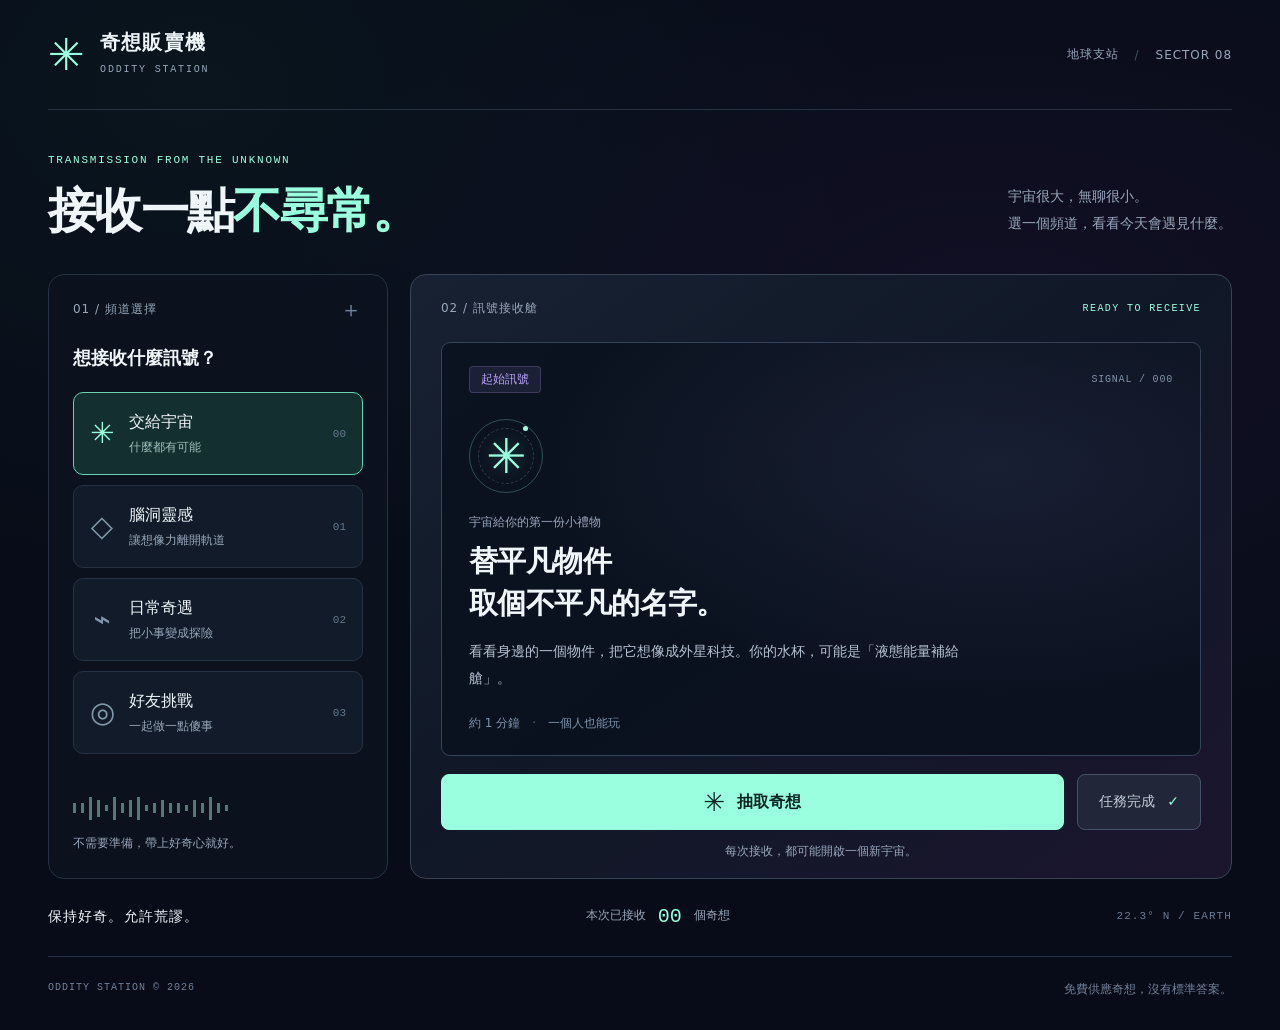
<file: index.html>
<!doctype html>
<html lang="zh-Hant">
<head>
  <meta charset="utf-8">
  <meta name="viewport" content="width=device-width,initial-scale=1">
  <meta name="theme-color" content="#080c18">
  <title>奇想販賣機 · 接收一點不尋常</title>
  <meta name="description" content="選一種頻道，接收來自未知宇宙的趣味任務、朋友挑戰和腦洞點子。讓今天多一點不尋常。">
  <link rel="icon" type="image/svg+xml" href="data:image/svg+xml,%3Csvg xmlns='http://www.w3.org/2000/svg' viewBox='0 0 32 32'%3E%3Crect width='32' height='32' rx='8' fill='%23080c18'/%3E%3Cpath d='M16 4l3 9 9 3-9 3-3 9-3-9-9-3 9-3z' fill='%239affde'/%3E%3C/svg%3E">
  <link rel="stylesheet" href="./style.css">
  <script src="./app.js" defer></script>
</head>
<body>
  <div class="ambient" aria-hidden="true"></div>
  <div class="site-shell">
    <header class="masthead">
      <a class="brand" href="./" aria-label="奇想販賣機首頁"><span class="brand-symbol" aria-hidden="true">✳</span><span>奇想販賣機<small>ODDITY STATION</small></span></a>
      <div class="station-id"><span>地球支站</span><span class="divider">/</span><span>SECTOR 08</span></div>
    </header>
    <main>
      <div class="intro">
        <div><p class="eyebrow">TRANSMISSION FROM THE UNKNOWN</p><h1>接收一點<span>不尋常。</span></h1></div>
        <p class="intro-note">宇宙很大，無聊很小。<br>選一個頻道，看看今天會遇見什麼。</p>
      </div>
      <div class="console-layout">
        <section class="control-panel" aria-labelledby="channel-heading">
          <div class="panel-label"><span>01 / 頻道選擇</span><span class="mini-cross" aria-hidden="true">＋</span></div>
          <h2 id="channel-heading">想接收什麼訊號？</h2>
          <div class="channels" role="group" aria-label="選擇奇想類型">
            <button class="channel active" data-channel="all" aria-pressed="true"><span class="channel-icon" aria-hidden="true">✳</span><span class="channel-copy"><strong>交給宇宙</strong><small>什麼都有可能</small></span><span class="channel-number">00</span></button>
            <button class="channel" data-channel="idea" aria-pressed="false"><span class="channel-icon" aria-hidden="true">◇</span><span class="channel-copy"><strong>腦洞靈感</strong><small>讓想像力離開軌道</small></span><span class="channel-number">01</span></button>
            <button class="channel" data-channel="mission" aria-pressed="false"><span class="channel-icon" aria-hidden="true">⌁</span><span class="channel-copy"><strong>日常奇遇</strong><small>把小事變成探險</small></span><span class="channel-number">02</span></button>
            <button class="channel" data-channel="friends" aria-pressed="false"><span class="channel-icon" aria-hidden="true">◎</span><span class="channel-copy"><strong>好友挑戰</strong><small>一起做一點傻事</small></span><span class="channel-number">03</span></button>
          </div>
          <div class="panel-bottom"><div class="frequency" aria-hidden="true"><i></i><i></i><i></i><i></i><i></i><i></i><i></i><i></i><i></i><i></i><i></i><i></i><i></i><i></i><i></i><i></i><i></i><i></i><i></i><i></i></div><p>不需要準備，帶上好奇心就好。</p></div>
        </section>
        <section class="receiver" aria-labelledby="result-title">
          <div class="receiver-top"><span>02 / 訊號接收艙</span><span class="signal-status" id="signal-status">READY TO RECEIVE</span></div>
          <div class="result-area" id="result-area">
            <div class="result-meta"><span class="category-tag" id="category-tag">起始訊號</span><span id="result-code">SIGNAL / 000</span></div>
            <div class="signal-glyph" aria-hidden="true"><span class="orbit orbit-one"></span><span class="orbit orbit-two"></span><span class="glyph-core">✳</span><span class="orbit-point"></span></div>
            <div class="result-copy" aria-live="polite" aria-atomic="true"><p class="result-kicker" id="result-kicker">宇宙給你的第一份小禮物</p><h2 id="result-title">替平凡物件<br>取個不平凡的名字。</h2><p class="result-description" id="result-description">看看身邊的一個物件，把它想像成外星科技。你的水杯，可能是「液態能量補給艙」。</p></div>
            <div class="task-meta"><span id="task-time">約 1 分鐘</span><span class="meta-separator" aria-hidden="true">·</span><span id="task-people">一個人也能玩</span></div>
            <div class="scan-line" aria-hidden="true"></div>
          </div>
          <div class="receiver-actions"><button class="draw-button" id="draw-button"><span class="draw-icon" aria-hidden="true">✳</span><span id="draw-label">抽取奇想</span></button><button class="complete-button" id="complete-button">任務完成 <span aria-hidden="true">✓</span></button></div>
          <p class="feedback" id="feedback" role="status">每次接收，都可能開啟一個新宇宙。</p>
        </section>
      </div>
      <div class="station-footer"><span class="manifesto">保持好奇。允許荒謬。</span><div class="session-counter"><span>本次已接收</span><strong id="draw-count">00</strong><span>個奇想</span></div><span class="footer-coordinate">22.3° N / EARTH</span></div>
    </main>
    <footer class="page-footer"><span>ODDITY STATION © 2026</span><span>免費供應奇想，沒有標準答案。</span></footer>
  </div>
</body>
</html>
</file>
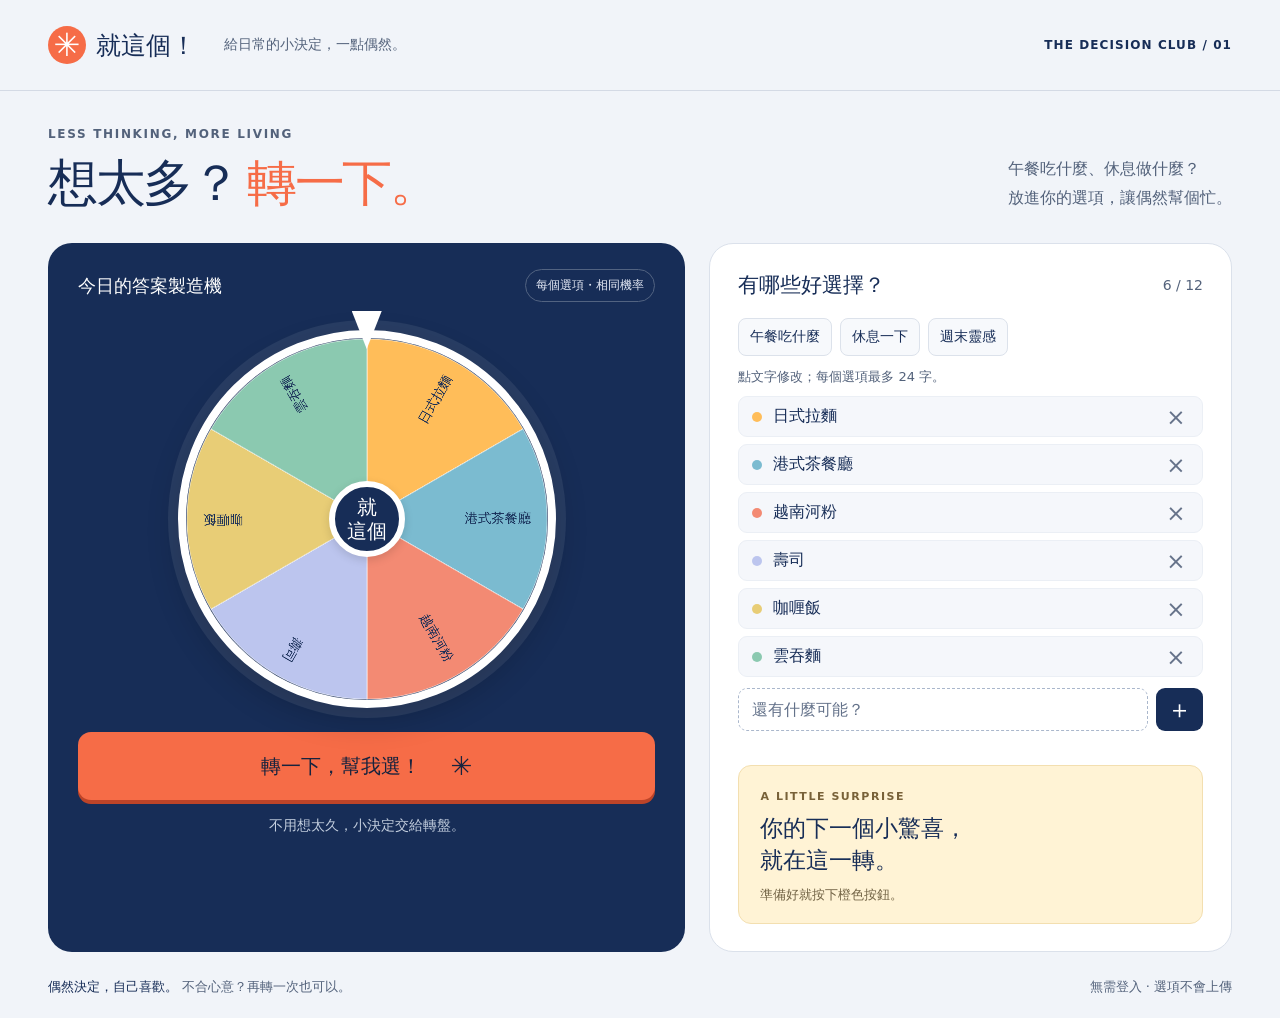
<file: choice-rescue/index.html>
<!doctype html>
<html lang="zh-Hant">
<head>
  <meta charset="utf-8">
  <meta name="viewport" content="width=device-width,initial-scale=1">
  <meta name="theme-color" content="#172d57">
  <meta name="description" content="把猶豫交給轉盤。自訂選項、一鍵套用靈感，公平隨機抽出今天的答案。">
  <title>就這個！｜選擇困難救星</title>
  <link rel="icon" type="image/svg+xml" href="data:image/svg+xml,%3Csvg xmlns='http://www.w3.org/2000/svg' viewBox='0 0 64 64'%3E%3Crect width='64' height='64' rx='16' fill='%23172d57'/%3E%3Ccircle cx='32' cy='34' r='20' fill='%23ffbd59'/%3E%3Cpath d='M24 8h16L32 25z' fill='%23f66c47'/%3E%3Ccircle cx='32' cy='34' r='5' fill='%23172d57'/%3E%3C/svg%3E">
  <link rel="stylesheet" href="./style.css">
  <script src="./app.js" defer></script>
</head>
<body>
  <header class="site-header"><a class="brand" href="./"><span class="brand-icon" aria-hidden="true">✳</span> 就這個！</a><span class="header-note">給日常的小決定，一點偶然。</span><span class="edition">THE DECISION CLUB / 01</span></header>
  <main>
    <div class="intro"><div><p class="eyebrow">LESS THINKING, MORE LIVING</p><h1>想太多？<span>轉一下。</span></h1></div><p>午餐吃什麼、休息做什麼？<br>放進你的選項，讓偶然幫個忙。</p></div>
    <div class="workspace">
      <section class="wheel-panel" aria-labelledby="wheel-title">
        <div class="panel-top"><h2 id="wheel-title">今日的答案製造機</h2><span class="pill">每個選項・相同機率</span></div>
        <div class="wheel-wrap"><span class="pointer" aria-hidden="true"></span><canvas id="wheel" width="900" height="900" role="img" aria-label="隨機選擇轉盤，選項列於右側"></canvas><span class="wheel-hub" aria-hidden="true">就<br>這個</span></div>
        <button class="spin-button" id="spin" type="button">轉一下，幫我選！ <span aria-hidden="true">✳</span></button>
        <p class="wheel-note" id="wheel-note">不用想太久，小決定交給轉盤。</p>
      </section>
      <section class="options-panel" aria-labelledby="options-title">
        <div class="section-heading"><h2 id="options-title">有哪些好選擇？</h2><span id="count">6 / 12</span></div>
        <div class="presets" aria-label="快速套用選項"><button type="button" data-preset="food">午餐吃什麼</button><button type="button" data-preset="break">休息一下</button><button type="button" data-preset="weekend">週末靈感</button></div>
        <p class="input-help">點文字修改；每個選項最多 24 字。</p>
        <ul id="options" class="options-list"></ul>
        <form id="add-form"><label class="sr-only" for="new-option">新增選項</label><input id="new-option" maxlength="24" placeholder="還有什麼可能？" autocomplete="off"><button type="submit" aria-label="加入選項">＋</button></form>
        <p id="error" class="error" role="alert"></p>
        <div class="result-box" id="result-box"><span class="eyebrow" id="result-label">A LITTLE SURPRISE</span><p id="result" role="status" aria-live="polite">你的下一個小驚喜，<br>就在這一轉。</p><span id="result-detail">準備好就按下橙色按鈕。</span></div>
      </section>
    </div>
    <footer><span><b>偶然決定，自己喜歡。</b> 不合心意？再轉一次也可以。</span><span>無需登入 · 選項不會上傳</span></footer>
  </main>
  <noscript><p>請啟用 JavaScript 使用轉盤。</p></noscript>
</body>
</html>
</file>
<file: style.css>
:root{color-scheme:dark;--bg:#080c18;--panel:#0e1422;--line:#263241;--text:#eff6fa;--muted:#98a7ba;--mint:#9affde;--purple:#bda5ff;--font:"Microsoft JhengHei","PingFang TC","Noto Sans TC",system-ui,sans-serif}
*{box-sizing:border-box}body{margin:0;background:var(--bg);color:var(--text);font-family:var(--font);font-size:16px;line-height:1.6}button,a{-webkit-tap-highlight-color:transparent}button{font:inherit;cursor:pointer}button:focus-visible,a:focus-visible{outline:3px solid var(--mint);outline-offset:5px}button:disabled{cursor:wait}a{color:inherit;text-decoration:none}.ambient{position:fixed;inset:0;z-index:-1;pointer-events:none;background:radial-gradient(ellipse at 78% 36%,#48247026,transparent 52%),radial-gradient(ellipse at 15% 10%,#19796015,transparent 44%);background-color:var(--bg)}.site-shell{max-width:1280px;margin:auto;padding:0 48px}.masthead{height:110px;display:flex;justify-content:space-between;align-items:center;border-bottom:1px solid var(--line)}.brand{display:flex;gap:14px;align-items:center;font-size:20px;font-weight:700;letter-spacing:.06em;line-height:1.35}.brand-symbol{font-size:44px;font-weight:400;color:var(--mint)}.brand small{display:block;font:10px/1.8 ui-monospace,monospace;letter-spacing:.18em;color:var(--muted);margin-top:5px}.station-id{display:flex;align-items:center;gap:16px;color:var(--muted);font:12px var(--font);letter-spacing:.08em}.divider{color:#415367}.intro{display:flex;align-items:flex-end;justify-content:space-between;padding:44px 0 34px;gap:24px}.eyebrow{font:11px ui-monospace,monospace;letter-spacing:.16em;color:var(--mint);margin:0 0 15px}h1{font-size:48px;letter-spacing:-.035em;line-height:1.22;margin:0;font-weight:650}h1 span{color:var(--mint)}.intro-note{color:var(--muted);font-size:14px;line-height:1.9;margin:0 0 3px}.console-layout{display:grid;grid-template-columns:340px minmax(0,1fr);gap:22px}.control-panel{border:1px solid var(--line);background:#0d1420b8;padding:24px;border-radius:16px;display:flex;flex-direction:column}.panel-label,.receiver-top{display:flex;justify-content:space-between;align-items:center;font-size:12px;letter-spacing:.08em;color:var(--muted)}.mini-cross{color:#71829b;font-size:22px;line-height:1}.control-panel h2{font-size:18px;margin:23px 0 20px;font-weight:600}.channels{display:flex;flex-direction:column;gap:10px}.channel{display:flex;align-items:center;gap:15px;text-align:left;background:#111b29;color:var(--text);border:1px solid #263242;border-radius:10px;padding:15px 16px;transition:background .2s,border-color .2s,transform .2s;min-height:83px}.channel:hover{background:#1a2937;border-color:#657389;transform:translateX(2px)}.channel.active{background:#142f30;border-color:#6ad3b4}.channel-icon{width:24px;color:#8298aa;font-size:29px;line-height:1;text-align:center}.channel.active .channel-icon{color:var(--mint)}.channel-copy{flex:1}.channel strong{display:block;font-size:16px;font-weight:550;line-height:1.4}.channel small{display:block;font-size:12px;color:var(--muted);margin-top:5px}.channel.active small{color:#9ec1b9}.channel-number{font:11px ui-monospace,monospace;color:#64778c}.panel-bottom{margin-top:auto;padding-top:35px}.panel-bottom p{color:var(--muted);font-size:12px;margin:12px 0 0}.frequency{display:flex;align-items:center;gap:5px;height:28px}.frequency i{width:3px;background:#547a75;height:10px}.frequency i:nth-child(3n){height:23px}.frequency i:nth-child(4n){height:17px}.frequency i:nth-child(5n){height:6px}.receiver{position:relative;border:1px solid #384455;background:linear-gradient(145deg,#182132 0%,#101827 48%,#1b152e 100%);border-radius:16px;padding:24px 30px 16px;overflow:hidden;display:flex;flex-direction:column}.receiver-top{margin-bottom:24px;gap:16px}.signal-status{font:10px ui-monospace,monospace;letter-spacing:.14em;color:var(--mint)}.result-area{position:relative;flex:1;border:1px solid #344458;border-radius:9px;background:radial-gradient(ellipse at 73% 30%,#30355361,transparent 58%),#0a111edb;padding:23px 27px 21px;overflow:hidden;min-height:365px}.result-meta{display:flex;align-items:center;justify-content:space-between;gap:10px}.category-tag{font-size:12px;background:#a992ec1c;color:var(--purple);border:1px solid #8171a955;padding:3px 11px;border-radius:4px}#result-code{font:10px ui-monospace,monospace;letter-spacing:.08em;color:#8191a7}.signal-glyph{width:74px;height:74px;position:relative;margin:26px 0 20px;color:var(--mint)}.orbit{position:absolute;inset:0;border:1px solid #6bbca65e;border-radius:50%}.orbit-two{inset:9px;border-style:dashed;border-color:#9eb6c542}.glyph-core{position:absolute;inset:0;display:flex;align-items:center;justify-content:center;font-size:48px;line-height:1;filter:drop-shadow(0 0 10px #7bffd948)}.orbit-point{position:absolute;top:7px;left:54px;width:5px;height:5px;background:var(--mint);border-radius:50%}.result-kicker{margin:0 0 8px;font-size:12px;color:var(--muted)}.result-copy h2{font-size:29px;line-height:1.45;letter-spacing:-.02em;margin:0 0 14px;font-weight:600;max-width:550px}.result-description{font-size:14px;color:#b4c1d1;line-height:1.9;max-width:530px;margin:0}.task-meta{display:flex;gap:12px;color:#7e93ab;font-size:12px;margin-top:23px;flex-wrap:wrap}.meta-separator{color:#53667d}.receiver-actions{display:flex;gap:13px;margin-top:18px}.draw-button{display:flex;align-items:center;justify-content:center;gap:12px;flex:1;background:var(--mint);border:1px solid var(--mint);color:#0b2523;border-radius:8px;min-height:56px;font-weight:700;font-size:16px;transition:box-shadow .2s,background .2s}.draw-button:hover{background:#b8ffe9;box-shadow:0 0 26px #9affde25}.draw-button:active{transform:translateY(1px)}.draw-icon{font-size:26px;font-weight:400;line-height:1}.complete-button{border:1px solid #475168;background:#212738;color:#c3ccdb;border-radius:8px;padding:0 21px;font-size:14px;min-height:56px;transition:background .2s}.complete-button:hover{background:#303950}.complete-button span{margin-left:8px;color:var(--mint)}.complete-button.completed{border-color:#69ac97;color:var(--mint)}.complete-button:disabled{cursor:default}.feedback{font-size:12px;color:var(--muted);text-align:center;margin:12px 0 0;min-height:20px}.station-footer{display:flex;align-items:center;justify-content:space-between;border-bottom:1px solid var(--line);padding:26px 0 28px;gap:16px}.manifesto{font-size:14px;letter-spacing:.08em}.session-counter{display:flex;align-items:center;gap:12px;color:var(--muted);font-size:12px}.session-counter strong{font:20px ui-monospace,monospace;color:var(--mint)}.footer-coordinate{font:11px ui-monospace,monospace;color:#687c95;letter-spacing:.1em}.page-footer{display:flex;justify-content:space-between;gap:12px;padding:23px 0 29px;color:#728199;font-size:12px}.page-footer span:first-child{font:10px/1.6 ui-monospace,monospace;letter-spacing:.1em}.scan-line{display:none;position:absolute;left:0;right:0;top:-20%;height:40%;background:linear-gradient(transparent,#9affde1a,transparent);border-bottom:1px solid #9affde60}.scanning .scan-line{display:block;animation:scan .8s ease-in-out infinite}.scanning .glyph-core{animation:spin 1.8s linear infinite}.scanning .result-copy{opacity:.5}.revealed .result-copy{animation:reveal .45s ease-out}.revealed .signal-glyph{animation:pulse .6s ease-out}.scanning .draw-icon{animation:spin 2s linear infinite}.celebrate{position:fixed;inset:0;pointer-events:none;z-index:20;overflow:hidden}.particle{position:absolute;width:6px;height:12px;top:-20px;left:var(--x);background:var(--color);animation:fall 1.8s var(--delay) ease-in forwards}.toast-glow{box-shadow:inset 0 0 60px #9affde13}.toast-glow .glyph-core{color:var(--mint)}@keyframes scan{to{transform:translateY(450%)}}@keyframes spin{to{transform:rotate(360deg)}}@keyframes reveal{from{opacity:0;transform:translateY(9px)}to{opacity:1;transform:translateY(0)}}@keyframes pulse{50%{filter:drop-shadow(0 0 12px #9affde80)}}@keyframes fall{to{transform:translate(var(--drift),105vh) rotate(480deg);opacity:0}}
@media(min-width:1450px){.site-shell{padding-top:14px}.intro{padding-top:54px;padding-bottom:40px}.result-area{min-height:410px}.signal-glyph{margin-top:34px;margin-bottom:30px}.result-copy h2{font-size:32px}}
@media(max-width:1000px){.site-shell{padding:0 28px}.console-layout{grid-template-columns:290px minmax(0,1fr);gap:16px}.control-panel{padding:20px}.receiver{padding:20px}.result-area{padding:20px}.channel{padding:14px 12px;gap:10px}.result-copy h2{font-size:25px}.receiver-actions{gap:10px}.complete-button{padding:0 13px}h1{font-size:42px}}
@media(max-width:760px){.site-shell{padding:0 20px}.masthead{height:88px}.brand{font-size:18px}.brand-symbol{font-size:38px}.station-id span:first-child,.station-id .divider{display:none}.station-id{font-size:10px}.intro{padding:29px 0 24px;display:block}.eyebrow{font-size:9px;letter-spacing:.12em}h1{font-size:36px}.intro-note{margin-top:14px;line-height:1.7;font-size:14px}.intro-note br{display:none}.console-layout{grid-template-columns:1fr;gap:15px}.control-panel{padding:19px}.control-panel h2{font-size:16px;margin:13px 0}.channels{display:grid;grid-template-columns:1fr 1fr;gap:9px}.channel{min-height:66px;padding:12px 10px;gap:9px}.channel-icon{font-size:23px;width:22px}.channel strong{font-size:14px}.channel small{font-size:12px}.channel-number{display:none}.panel-bottom{display:none}.receiver{padding:19px 17px 14px}.receiver-top{font-size:11px;margin-bottom:16px}.signal-status{font-size:9px;letter-spacing:.06em}.result-area{min-height:350px;padding:20px}.signal-glyph{width:62px;height:62px;margin:24px 0 18px}.glyph-core{font-size:40px}.orbit-point{left:46px;top:5px}.result-copy h2{font-size:26px}.result-description{font-size:14px}.receiver-actions{margin-top:15px}.draw-button{min-height:54px}.complete-button{font-size:13px;padding:0 15px}.station-footer{padding:20px 0}.manifesto{font-size:12px}.session-counter{gap:7px;font-size:12px}.footer-coordinate{display:none}.page-footer{font-size:12px;flex-wrap:wrap}.page-footer span:first-child{font-size:10px}}
@media(max-width:380px){.site-shell{padding:0 14px}.channel{gap:6px}.channel small{font-size:12px}.channel-icon{display:none}h1{font-size:32px}.receiver-top{letter-spacing:0}.result-area{padding:17px}.result-copy h2{font-size:24px}.complete-button{padding:0 10px}.station-footer{align-items:flex-start;flex-direction:column;gap:9px}}
@media(prefers-reduced-motion:reduce){*,*::before,*::after{animation:none!important;transition:none!important}.scanning .scan-line{display:none}}
</file>
<file: choice-rescue/style.css>
@charset "UTF-8";
:root{font-family:Inter,"Noto Sans TC","Microsoft JhengHei",system-ui,sans-serif;color:#172d57;background:#f1f4f9;font-synthesis:none;--navy:#172d57;--orange:#f66c47;--muted:#53627b}
*{box-sizing:border-box}body{margin:0}button,input{font:inherit}button,a,input{-webkit-tap-highlight-color:transparent}button{cursor:pointer}button:disabled{cursor:wait;opacity:.65}button:focus-visible,input:focus-visible,a:focus-visible{outline:3px solid #426ddd;outline-offset:4px}a{color:inherit;text-decoration:none}.site-header{max-width:1320px;margin:auto;padding:26px 48px;display:flex;align-items:center;gap:28px;border-bottom:1px solid #d4dae5}.brand{font-weight:900;font-size:25px;white-space:nowrap;display:flex;align-items:center;gap:10px}.brand-icon{display:inline-grid;place-items:center;width:38px;height:38px;color:#fff;background:var(--orange);border-radius:50%;font-size:32px}.header-note{font-size:14px;color:var(--muted)}.edition{margin-left:auto;font-size:12px;letter-spacing:.09em;font-weight:700}main{max-width:1224px;padding:36px 0 20px;margin:auto}.intro{display:flex;align-items:flex-end;justify-content:space-between;margin-bottom:30px}.eyebrow{font-size:12px;font-weight:800;letter-spacing:.14em}.intro .eyebrow{margin:0 0 12px;color:var(--muted)}h1{font-size:clamp(32px,4vw,50px);letter-spacing:-.05em;line-height:1.2;margin:0;font-weight:900}h1 span{color:var(--orange);margin-left:.18em}.intro>p{font-size:16px;line-height:1.8;color:var(--muted);margin:0}.workspace{display:grid;grid-template-columns:1.22fr 1fr;gap:24px}.wheel-panel{background:var(--navy);color:white;border-radius:24px;padding:26px 30px 20px;position:relative;overflow:hidden}.panel-top,.section-heading{display:flex;align-items:center;justify-content:space-between;gap:14px}h2{font-size:18px;margin:0;font-weight:800}.pill{font-size:12px;padding:7px 10px;border:1px solid #526381;border-radius:30px;white-space:nowrap;color:#e4e9f5}.wheel-wrap{position:relative;max-width:378px;width:88%;margin:28px auto 24px;aspect-ratio:1}canvas{width:100%;height:100%;display:block;border-radius:50%;border:8px solid #fff;box-shadow:0 0 0 10px #ffffff13,0 12px 32px #0003}.pointer{position:absolute;z-index:2;top:-19px;left:calc(50% - 15px);width:30px;height:38px;background:white;clip-path:polygon(0 0,100% 0,50% 100%);filter:drop-shadow(0 3px 2px #0004)}.wheel-hub{position:absolute;top:50%;left:50%;transform:translate(-50%,-50%);width:76px;height:76px;border:6px solid white;border-radius:50%;display:flex;align-items:center;justify-content:center;text-align:center;background:var(--navy);font-size:20px;font-weight:900;line-height:1.2;box-shadow:0 3px 10px #0002}.spin-button{display:flex;justify-content:center;align-items:center;gap:30px;background:var(--orange);border:0;border-radius:13px;color:#17233e;font-size:20px;font-weight:900;width:100%;padding:19px 20px;box-shadow:0 4px 0 #bd4428;transition:transform .15s,background .15s}.spin-button:hover{background:#ff825d;transform:translateY(-2px)}.spin-button:active{transform:translateY(2px)}.spin-button span{font-size:26px}.wheel-note{text-align:center;font-size:14px;color:#c3cede;margin:17px 0 0}.options-panel{padding:27px 28px;background:white;border:1px solid #dbe1eb;border-radius:24px}.section-heading h2{font-size:21px}.section-heading>span{font-size:14px;color:var(--muted);font-variant-numeric:tabular-nums}.presets{display:flex;flex-wrap:wrap;gap:8px;margin:19px 0 12px}.presets button{font-size:14px;border:1px solid #dce2eb;border-radius:8px;padding:9px 11px;background:#f7f9fc;color:var(--navy)}.presets button:hover{background:#e9eefb;border-color:#819bce}.input-help{font-size:13px;color:var(--muted);margin:0 0 10px}.options-list{padding:0;margin:0;list-style:none;display:grid;gap:7px;max-height:282px;overflow:auto;scrollbar-width:thin}.option-row{display:flex;align-items:center;gap:11px;background:#f5f7fb;border:1px solid #ebeff5;border-radius:9px;min-height:41px;padding:0 8px 0 13px}.swatch{width:10px;height:10px;border-radius:50%;flex-shrink:0}.option-row input{border:0;color:var(--navy);background:transparent;min-width:0;flex:1;width:100%;padding:10px 0;font-size:16px}.remove{border:0;background:transparent;color:#66738a;min-width:36px;min-height:36px;font-size:23px;border-radius:6px}.remove:hover{color:#b33221;background:#ffe4dd}#add-form{display:flex;gap:8px;margin-top:11px}#new-option{width:100%;min-width:0;border:1px dashed #aab7cc;border-radius:9px;padding:11px 13px;font-size:16px;color:var(--navy)}#new-option::placeholder{color:#64728a}#add-form button{background:var(--navy);color:white;border:0;border-radius:9px;font-size:25px;width:47px;flex-shrink:0}.error{font-size:14px;color:#ae3020;min-height:18px;margin:8px 0}.result-box{border-radius:13px;background:#fff3d5;padding:19px 21px;border:1px solid #f3dfb0;min-height:136px}.result-box .eyebrow{color:#786138;font-size:11px}.result-box p{font-size:23px;line-height:1.4;font-weight:850;margin:8px 0;overflow-wrap:anywhere}.result-box>span:last-child{font-size:13px;color:#716244}.result-box.winner{background:#ffebbd}.result-box.winner p{font-size:29px}footer{display:flex;justify-content:space-between;gap:20px;margin-top:24px;font-size:13px;color:var(--muted);line-height:1.7}footer b{color:var(--navy)}.sr-only{position:absolute;width:1px;height:1px;overflow:hidden;clip:rect(0,0,0,0);white-space:nowrap}
@media(min-width:1450px){main{padding-top:50px}.intro{margin-bottom:36px}.wheel-wrap{max-width:400px;margin-top:34px}}
@media(max-width:1320px){main{margin:0 48px}}
@media(max-width:850px){.site-header{padding:20px 24px}.edition{display:none}main{margin:0 24px;padding-top:28px}.intro>p{font-size:14px}.workspace{grid-template-columns:1.05fr 1fr;gap:16px}.wheel-panel,.options-panel{padding:22px 18px}.panel-top{align-items:flex-start;flex-direction:column;gap:10px}.wheel-wrap{margin-top:42px}.pill{font-size:12px}.presets button{padding:8px;font-size:13px}.section-heading h2{font-size:18px}}
@media(max-width:650px){.site-header{padding:17px 20px}.brand{font-size:23px}.header-note{font-size:12px;margin-left:auto;max-width:105px;line-height:1.6}.intro{display:block;margin-bottom:22px}.intro>p{margin-top:14px;font-size:15px}.intro>p br{display:none}main{margin:0 16px;padding-top:26px}.workspace{grid-template-columns:1fr}.panel-top{flex-direction:row;align-items:center}.wheel-panel{padding:22px}.wheel-wrap{width:82%;max-width:320px;margin:30px auto 24px}.options-panel{padding:23px}.options-list{max-height:300px}.presets button{font-size:14px}.spin-button{font-size:18px;padding:16px}.wheel-note{font-size:13px}.panel-top h2{font-size:16px}.pill{font-size:11px;padding:6px 8px}footer{flex-direction:column;gap:7px;margin-bottom:15px}h1{font-size:37px}}
@media(prefers-reduced-motion:reduce){*{transition:none!important;scroll-behavior:auto!important}}
</file>
